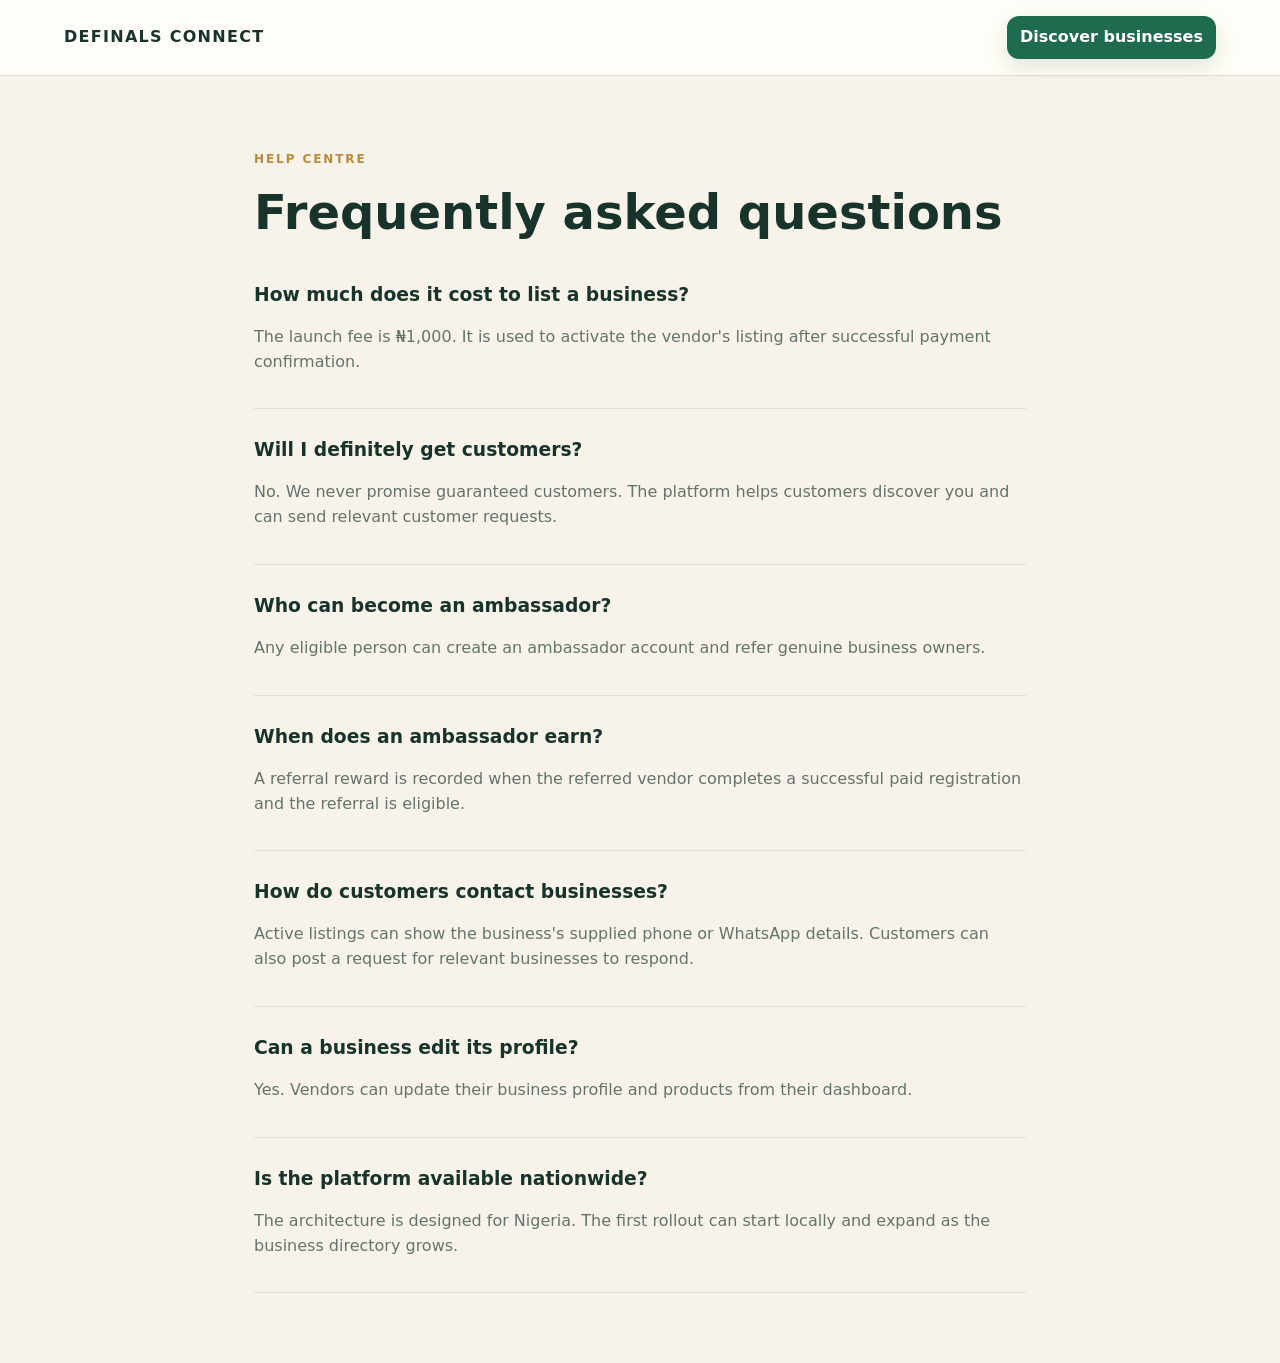
<file: faq.html>
<!doctype html><html><head><meta charset="utf-8"><meta name="viewport" content="width=device-width,initial-scale=1"><title>FAQ — Definals Connect</title><link rel="stylesheet" href="/styles.css"></head><body><nav><a class="brand" href="/">DEFINALS CONNECT</a><a class="btn small" href="/">Discover businesses</a></nav><main class="legal"><span class="eyebrow">HELP CENTRE</span><h1>Frequently asked questions</h1><div class="faq"><h3>How much does it cost to list a business?</h3><p class="muted">The launch fee is ₦1,000. It is used to activate the vendor's listing after successful payment confirmation.</p></div><div class="faq"><h3>Will I definitely get customers?</h3><p class="muted">No. We never promise guaranteed customers. The platform helps customers discover you and can send relevant customer requests.</p></div><div class="faq"><h3>Who can become an ambassador?</h3><p class="muted">Any eligible person can create an ambassador account and refer genuine business owners.</p></div><div class="faq"><h3>When does an ambassador earn?</h3><p class="muted">A referral reward is recorded when the referred vendor completes a successful paid registration and the referral is eligible.</p></div><div class="faq"><h3>How do customers contact businesses?</h3><p class="muted">Active listings can show the business's supplied phone or WhatsApp details. Customers can also post a request for relevant businesses to respond.</p></div><div class="faq"><h3>Can a business edit its profile?</h3><p class="muted">Yes. Vendors can update their business profile and products from their dashboard.</p></div><div class="faq"><h3>Is the platform available nationwide?</h3><p class="muted">The architecture is designed for Nigeria. The first rollout can start locally and expand as the business directory grows.</p></div></main></body></html>
</file>
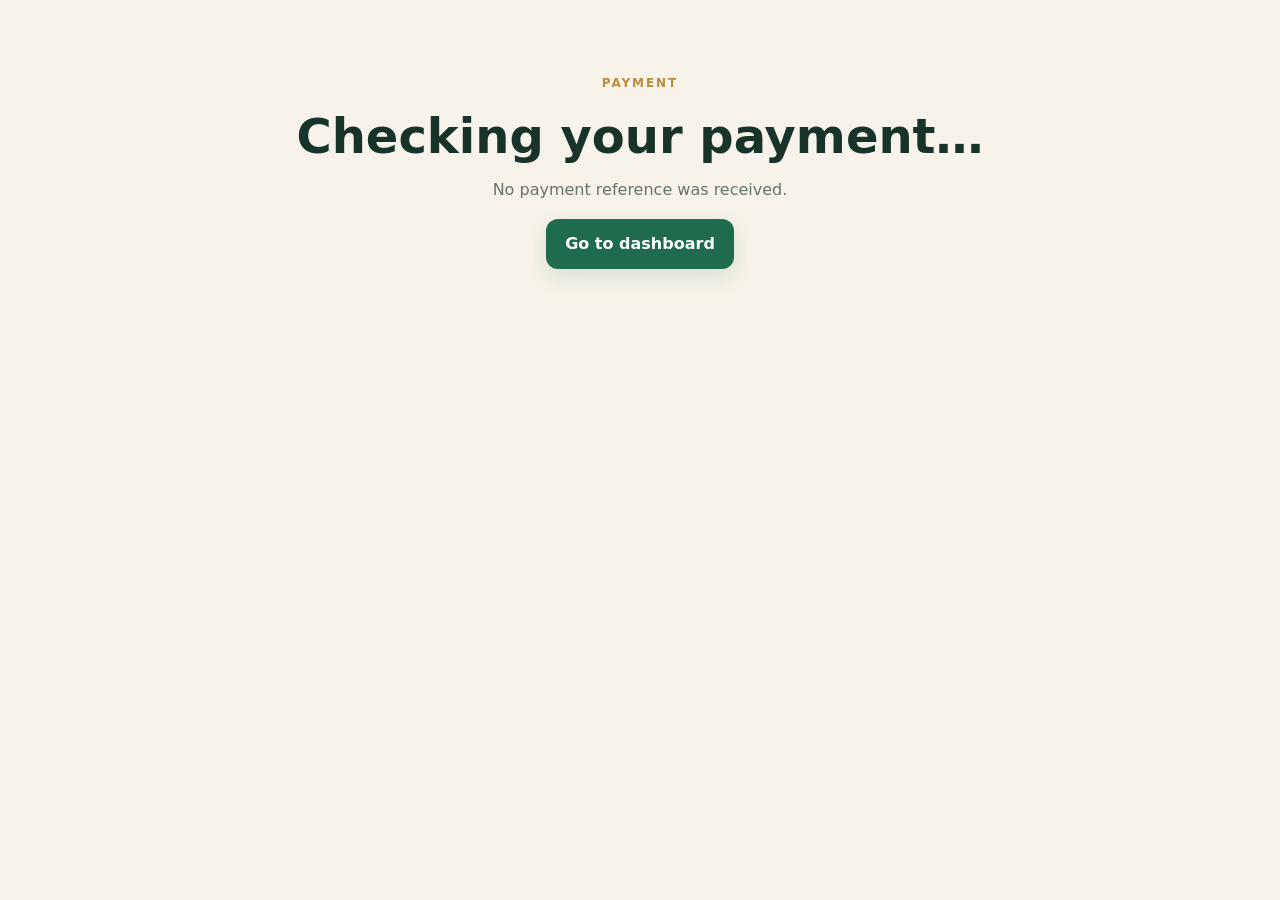
<file: payment-success.html>
<!doctype html><html><head><meta charset="utf-8"><meta name="viewport" content="width=device-width,initial-scale=1"><title>Payment — Definals Connect</title><link rel="stylesheet" href="/styles.css"></head><body><main class="legal center"><span class="eyebrow">PAYMENT</span><h1>Checking your payment…</h1><p id="msg" class="muted">Please wait while we confirm your transaction.</p><a class="btn" href="/dashboard.html">Go to dashboard</a></main><script>async function run(){const ref=new URLSearchParams(location.search).get('reference');if(!ref){msg.textContent='No payment reference was received.';return}try{const r=await fetch('/api/payments/verify/'+encodeURIComponent(ref));const d=await r.json();msg.textContent=d.success?'Payment confirmed. Your business is now active.':'Payment is not yet confirmed. You can check your dashboard again shortly.'}catch(e){msg.textContent='We could not confirm the payment in this browser. If you completed payment, check your dashboard; the payment webhook may still be processing.'}}run()</script></body></html>
</file>
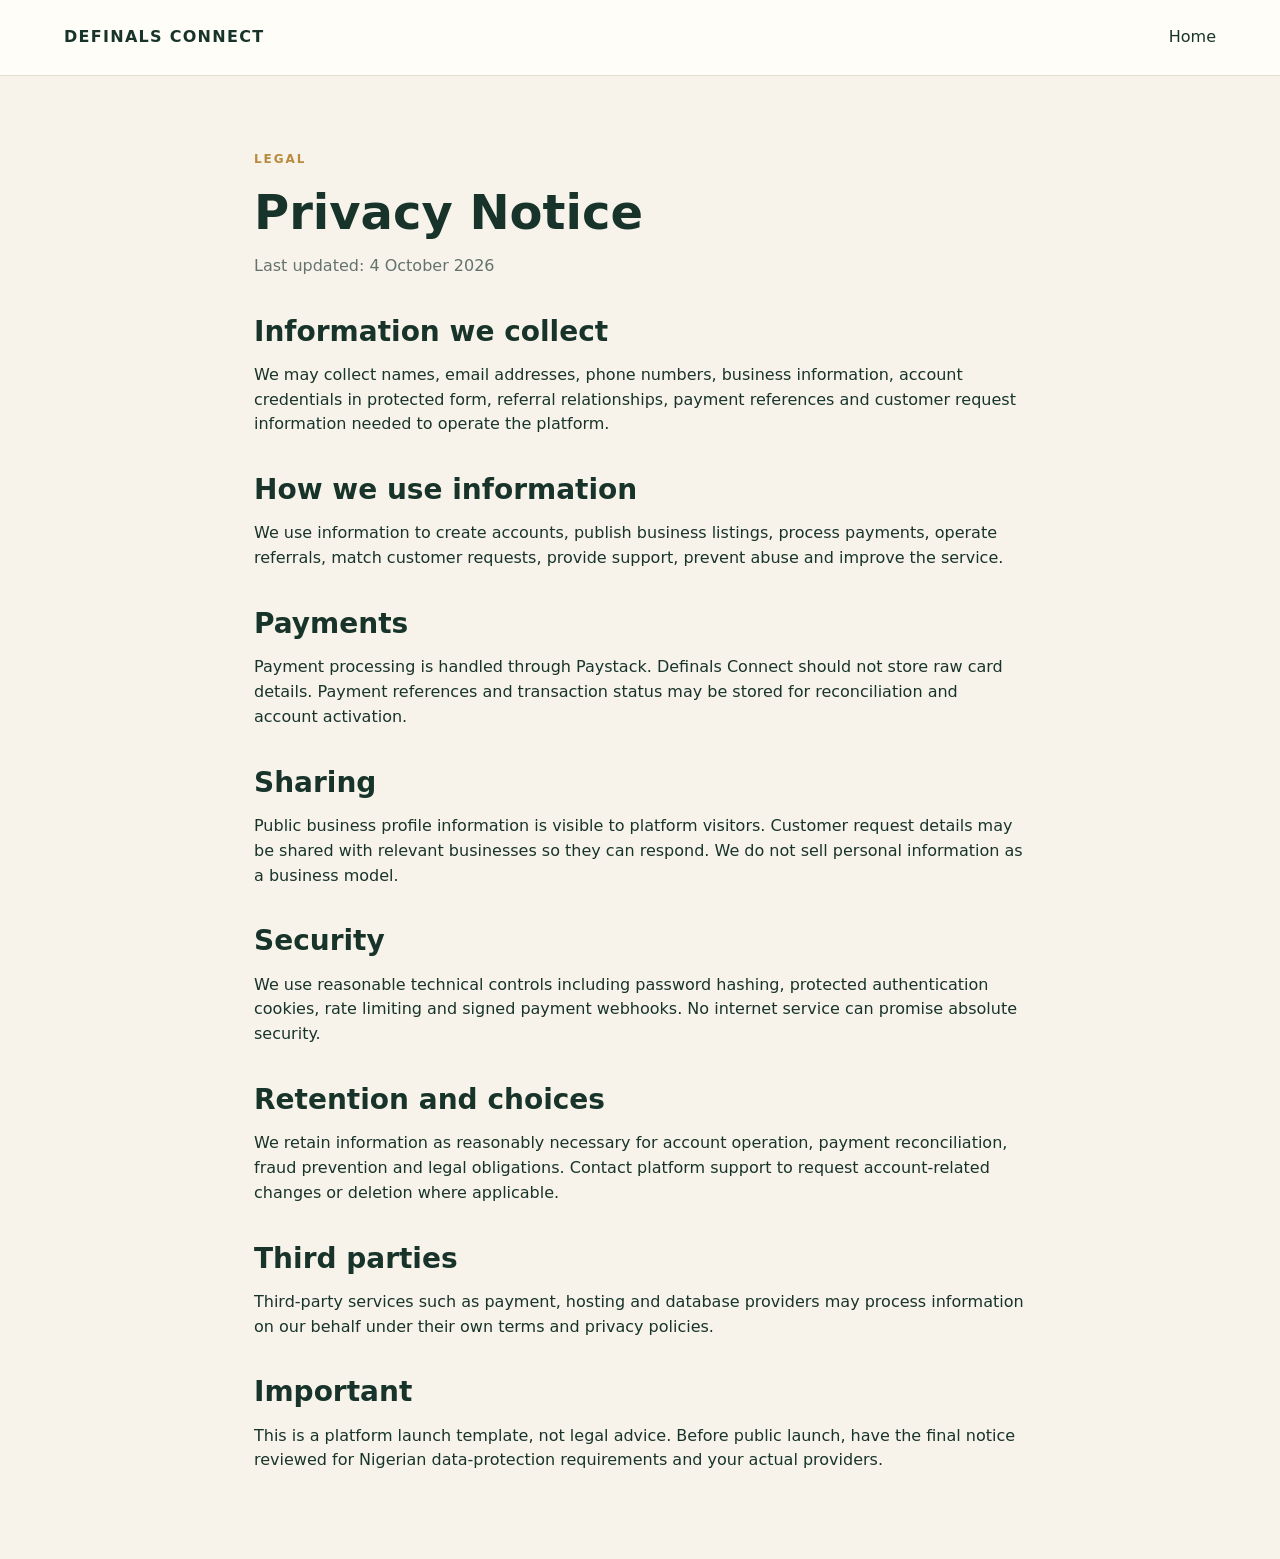
<file: privacy.html>
<!doctype html><html><head><meta charset="utf-8"><meta name="viewport" content="width=device-width,initial-scale=1"><title>Privacy — Definals Connect</title><link rel="stylesheet" href="/styles.css"></head><body><nav><a class="brand" href="/">DEFINALS CONNECT</a><a href="/">Home</a></nav><main class="legal"><span class="eyebrow">LEGAL</span><h1>Privacy Notice</h1><p class="muted">Last updated: 4 October 2026</p><h2>Information we collect</h2><p>We may collect names, email addresses, phone numbers, business information, account credentials in protected form, referral relationships, payment references and customer request information needed to operate the platform.</p><h2>How we use information</h2><p>We use information to create accounts, publish business listings, process payments, operate referrals, match customer requests, provide support, prevent abuse and improve the service.</p><h2>Payments</h2><p>Payment processing is handled through Paystack. Definals Connect should not store raw card details. Payment references and transaction status may be stored for reconciliation and account activation.</p><h2>Sharing</h2><p>Public business profile information is visible to platform visitors. Customer request details may be shared with relevant businesses so they can respond. We do not sell personal information as a business model.</p><h2>Security</h2><p>We use reasonable technical controls including password hashing, protected authentication cookies, rate limiting and signed payment webhooks. No internet service can promise absolute security.</p><h2>Retention and choices</h2><p>We retain information as reasonably necessary for account operation, payment reconciliation, fraud prevention and legal obligations. Contact platform support to request account-related changes or deletion where applicable.</p><h2>Third parties</h2><p>Third-party services such as payment, hosting and database providers may process information on our behalf under their own terms and privacy policies.</p><h2>Important</h2><p>This is a platform launch template, not legal advice. Before public launch, have the final notice reviewed for Nigerian data-protection requirements and your actual providers.</p></main></body></html>
</file>
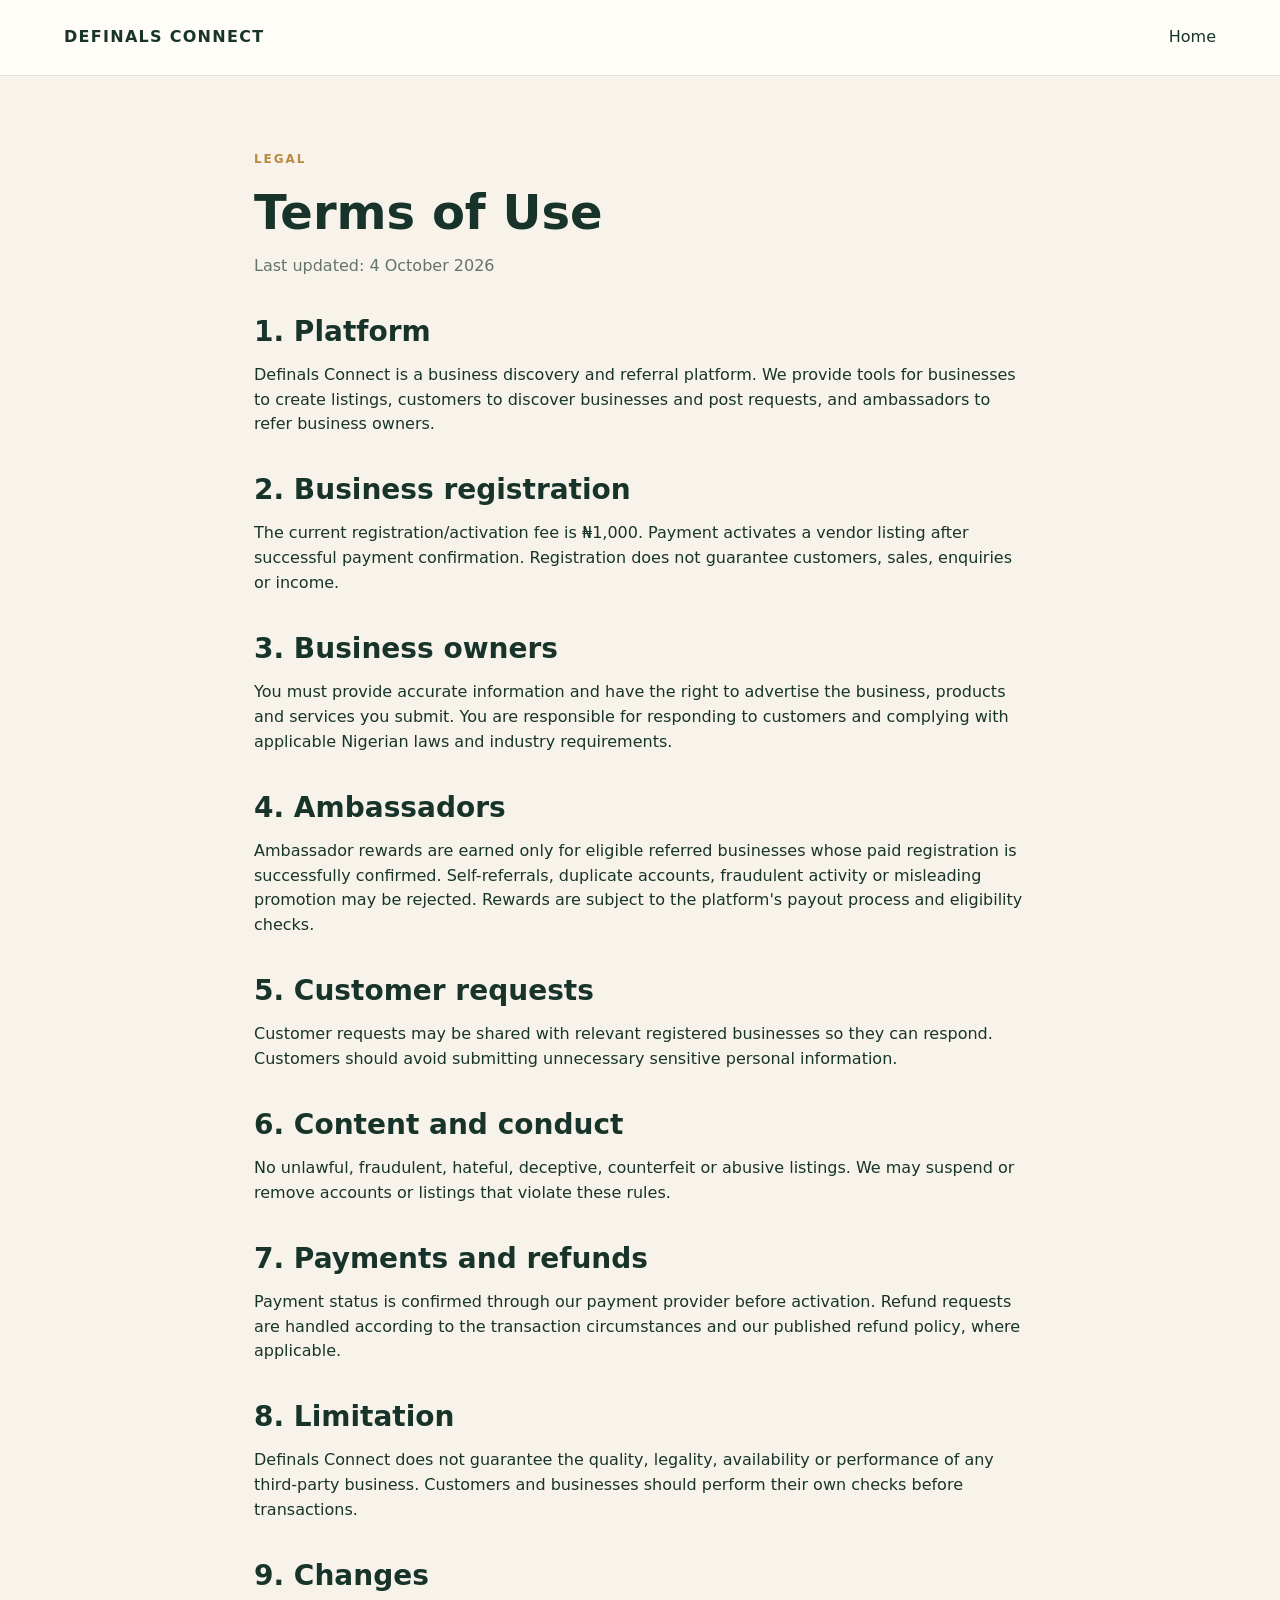
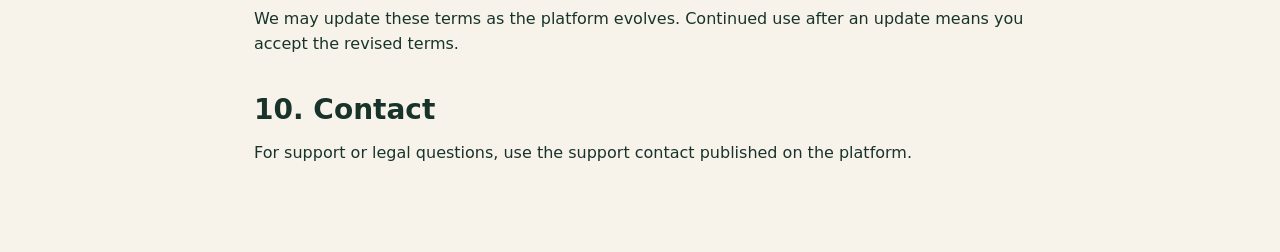
<file: terms.html>
<!doctype html><html><head><meta charset="utf-8"><meta name="viewport" content="width=device-width,initial-scale=1"><title>Terms — Definals Connect</title><link rel="stylesheet" href="/styles.css"></head><body><nav><a class="brand" href="/">DEFINALS CONNECT</a><a href="/">Home</a></nav><main class="legal"><span class="eyebrow">LEGAL</span><h1>Terms of Use</h1><p class="muted">Last updated: 4 October 2026</p><h2>1. Platform</h2><p>Definals Connect is a business discovery and referral platform. We provide tools for businesses to create listings, customers to discover businesses and post requests, and ambassadors to refer business owners.</p><h2>2. Business registration</h2><p>The current registration/activation fee is ₦1,000. Payment activates a vendor listing after successful payment confirmation. Registration does not guarantee customers, sales, enquiries or income.</p><h2>3. Business owners</h2><p>You must provide accurate information and have the right to advertise the business, products and services you submit. You are responsible for responding to customers and complying with applicable Nigerian laws and industry requirements.</p><h2>4. Ambassadors</h2><p>Ambassador rewards are earned only for eligible referred businesses whose paid registration is successfully confirmed. Self-referrals, duplicate accounts, fraudulent activity or misleading promotion may be rejected. Rewards are subject to the platform's payout process and eligibility checks.</p><h2>5. Customer requests</h2><p>Customer requests may be shared with relevant registered businesses so they can respond. Customers should avoid submitting unnecessary sensitive personal information.</p><h2>6. Content and conduct</h2><p>No unlawful, fraudulent, hateful, deceptive, counterfeit or abusive listings. We may suspend or remove accounts or listings that violate these rules.</p><h2>7. Payments and refunds</h2><p>Payment status is confirmed through our payment provider before activation. Refund requests are handled according to the transaction circumstances and our published refund policy, where applicable.</p><h2>8. Limitation</h2><p>Definals Connect does not guarantee the quality, legality, availability or performance of any third-party business. Customers and businesses should perform their own checks before transactions.</p><h2>9. Changes</h2><p>We may update these terms as the platform evolves. Continued use after an update means you accept the revised terms.</p><h2>10. Contact</h2><p>For support or legal questions, use the support contact published on the platform.</p></main></body></html>
</file>
<file: styles.css>
:root{--ink:#18342a;--muted:#64736c;--cream:#f7f3ea;--paper:#fffdf8;--green:#1f6b4d;--gold:#b88b3e;--line:#e5dfd2;--shadow:0 18px 50px rgba(24,52,42,.10)}*{box-sizing:border-box}body{margin:0;font-family:Inter,system-ui,-apple-system,Segoe UI,sans-serif;color:var(--ink);background:var(--cream);line-height:1.55}a{color:inherit;text-decoration:none}button,input,select,textarea{font:inherit}nav{height:76px;padding:0 5%;display:flex;align-items:center;justify-content:space-between;background:rgba(255,253,248,.95);border-bottom:1px solid var(--line);position:sticky;top:0;z-index:10}.brand{font-weight:900;letter-spacing:.08em}.navlinks{display:flex;gap:22px;align-items:center}.link{border:0;background:none;color:var(--ink);cursor:pointer}.btn{display:inline-flex;align-items:center;justify-content:center;border:0;border-radius:12px;background:var(--green);color:white;padding:13px 19px;font-weight:800;cursor:pointer;box-shadow:0 8px 20px rgba(31,107,77,.15)}.btn:hover{transform:translateY(-1px)}.btn.ghost{background:transparent;color:var(--green);border:1px solid var(--green);box-shadow:none}.btn.gold{background:var(--gold)}.btn.small{padding:9px 13px}.hero{padding:90px 5% 70px;background:radial-gradient(circle at 85% 20%,#eadcbf 0,transparent 32%),linear-gradient(135deg,#fffdf8,#f1eadb)}.hero-inner{max-width:1180px;margin:auto;display:grid;grid-template-columns:1.15fr .85fr;gap:60px;align-items:center}.eyebrow{font-size:12px;font-weight:900;letter-spacing:.16em;color:var(--gold)}h1{font-size:clamp(42px,6vw,76px);line-height:.98;margin:18px 0}h2{font-size:clamp(28px,4vw,44px);line-height:1.08;margin:10px 0 16px}h3{margin:8px 0}.lead{font-size:20px;color:var(--muted);max-width:700px}.actions{display:flex;gap:12px;flex-wrap:wrap;margin-top:28px}.hero-card,.card,.panel{background:var(--paper);border:1px solid var(--line);border-radius:20px;box-shadow:var(--shadow)}.hero-card{padding:28px}.stat{display:flex;justify-content:space-between;padding:16px 0;border-bottom:1px solid var(--line)}.stat:last-child{border:0}.stat b{font-size:25px}.section{max-width:1180px;margin:auto;padding:75px 5%}.sectionhead{display:flex;justify-content:space-between;gap:20px;align-items:end;margin-bottom:25px}.search{display:grid;grid-template-columns:1.5fr 1fr 1fr auto;gap:10px;margin:20px 0 30px}.input, input,select,textarea{width:100%;border:1px solid var(--line);background:white;border-radius:11px;padding:13px;color:var(--ink);outline:none}textarea{min-height:110px;resize:vertical}.grid{display:grid;grid-template-columns:repeat(3,1fr);gap:18px}.card{padding:22px}.business-card{min-height:190px}.tag{display:inline-block;padding:5px 9px;border-radius:999px;background:#edf5f0;color:var(--green);font-size:12px;font-weight:800}.muted{color:var(--muted)}.split{max-width:1180px;margin:0 auto;padding:30px 5% 75px;display:grid;grid-template-columns:1fr 1fr;gap:25px}.feature{padding:35px;border-radius:24px;background:var(--ink);color:white}.feature p{color:#d8e4de}.steps{display:grid;grid-template-columns:repeat(3,1fr);gap:18px}.step{padding:24px;background:white;border:1px solid var(--line);border-radius:18px}.num{width:38px;height:38px;border-radius:50%;background:#e9dfc8;color:var(--ink);display:grid;place-items:center;font-weight:900}.faq{padding:18px 0;border-bottom:1px solid var(--line)}footer{padding:35px 5%;border-top:1px solid var(--line);display:flex;justify-content:space-between;gap:20px;flex-wrap:wrap;color:var(--muted)}.legal{max-width:900px;margin:auto;padding:70px 5%}.legal h1{font-size:48px}.legal h2{font-size:28px;margin-top:38px}.dash{max-width:1180px;margin:auto;padding:45px 5%}.dashnav{display:flex;gap:10px;flex-wrap:wrap;margin:20px 0}.kpis{display:grid;grid-template-columns:repeat(4,1fr);gap:14px}.kpi{padding:20px}.kpi b{font-size:30px}.tablewrap{overflow:auto}.table{width:100%;border-collapse:collapse;background:white}.table th,.table td{text-align:left;padding:12px;border-bottom:1px solid var(--line);white-space:nowrap}.modal{position:fixed;inset:0;background:rgba(0,0,0,.48);display:none;place-items:center;padding:20px;z-index:50}.modal.open{display:grid}.modalbox{width:min(560px,100%);max-height:90vh;overflow:auto;background:var(--paper);padding:28px;border-radius:20px;position:relative}.x{position:absolute;right:16px;top:12px;border:0;background:none;font-size:30px;cursor:pointer}.formgrid{display:grid;grid-template-columns:1fr 1fr;gap:14px}.full{grid-column:1/-1}.notice{padding:14px;border-radius:12px;background:#eef6f1;margin:15px 0}.warning{background:#fff4df}.success{background:#e9f6ee}.center{text-align:center}.hidden{display:none}.refbox{padding:18px;border:2px dashed #c9b37e;border-radius:16px;background:#fffaf0}.code{font-size:28px;font-weight:900;letter-spacing:.08em}.mobilemenu{display:none}@media(max-width:850px){.hero-inner,.split{grid-template-columns:1fr}.grid,.steps{grid-template-columns:1fr 1fr}.search{grid-template-columns:1fr 1fr}.kpis{grid-template-columns:1fr 1fr}.navlinks{display:none}.mobilemenu{display:block}.formgrid{grid-template-columns:1fr}.full{grid-column:auto}}@media(max-width:560px){.grid,.steps,.search,.kpis{grid-template-columns:1fr}.hero{padding-top:55px}h1{font-size:46px}.section,.split{padding-top:50px;padding-bottom:50px}}
</file>
